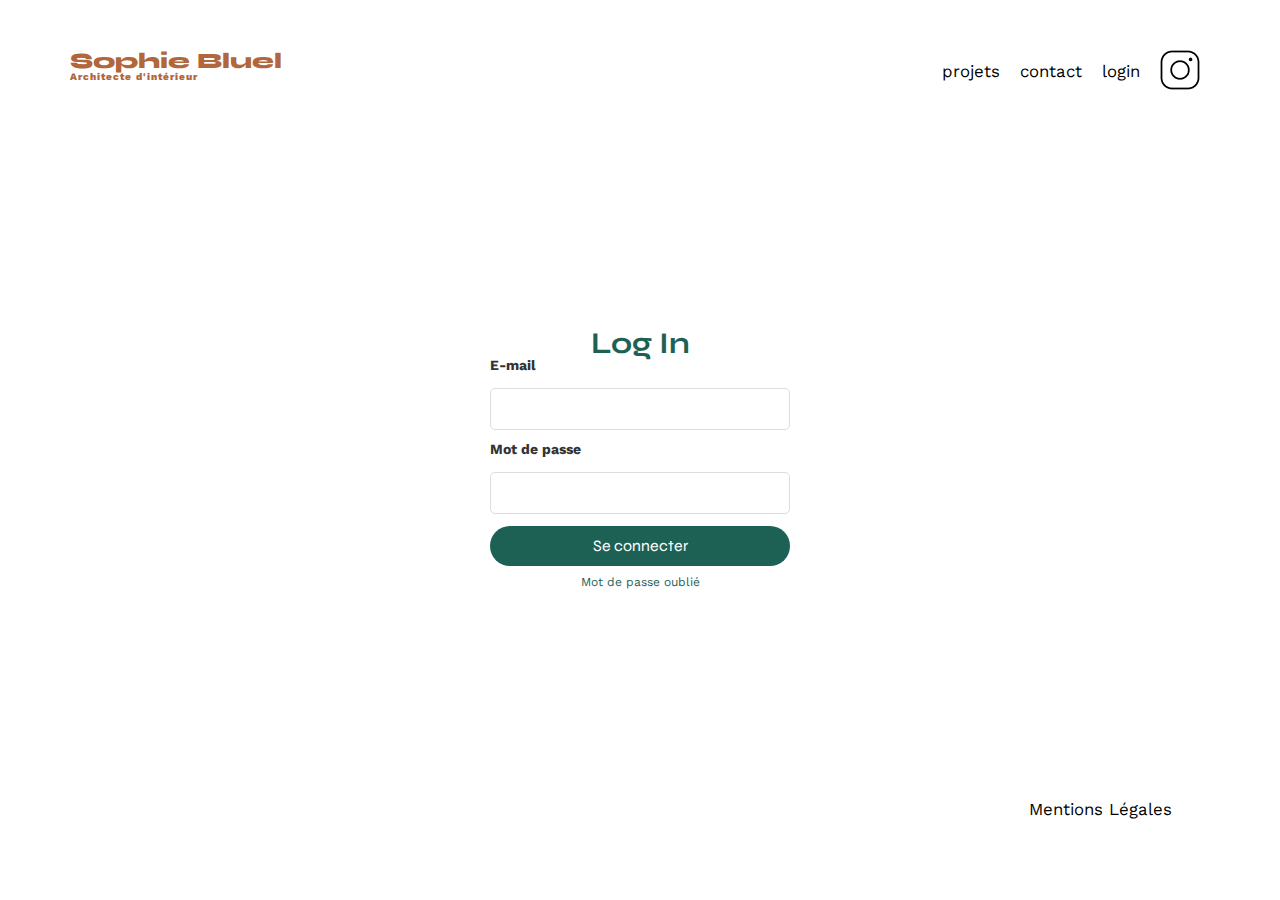
<file: FrontEnd/login.html>
<!DOCTYPE html>
<html lang="fr">
<head>
	<meta charset="UTF-8">
	<title>Sophie Bluel - Architecte d'intérieur</title>
	<meta name="viewport" content="width=device-width, initial-scale=1.0">
	<link rel="preconnect" href="https://fonts.googleapis.com">
	<link rel="preconnect" href="https://fonts.gstatic.com" crossorigin>
	<link href="https://fonts.googleapis.com/css2?family=Syne:wght@700;800&family=Work+Sans&display=swap" rel="stylesheet">
	<meta name="description" content="">
	<link rel="stylesheet" href="./assets/style.css">
	<script src="./assets/login.js" defer></script>
</head>
<body>
<header>
	<h1>Sophie Bluel <span>Architecte d'intérieur</span></h1>
	<nav>
		<ul>
			<li>projets</li>
			<li>contact</li>
			<li>login</li>
			<li><img src="./assets/icons/instagram.png" alt="Instagram"></li>
		</ul>
	</nav>
</header>
<main2>
	<h2>Log In</h2>
    <form id="loginForm"> <!-- Ajout d'un ID pour le sélectionner en JS -->
        <label for="email">E-mail</label>
        <input type="email" id="email" name="email" required>
        <label for="password">Mot de passe</label>
        <input type="password" id="password" name="password" required>
        <button type="submit">Se connecter</button>
    </form>
    <p id="errorMessage" style="color: red;"></p> <!-- Ajout pour afficher les erreurs -->
    <div class="forgot-password">
        <a href="#">Mot de passe oublié</a>
    </div>
</main2>

<footer>
	<nav>
		<ul>
			<li>Mentions Légales</li>
		</ul>
	</nav>
</footer>

</body>
</html>
</file>
<file: FrontEnd/assets/style.css>
/* http://meyerweb.com/eric/tools/css/reset/
   v2.0 | 20110126
   License: none (public domain)
*/

html, body, div, span, applet, object, iframe,
h1, h2, h3, h4, h5, h6, p, blockquote, pre,
a, abbr, acronym, address, big, cite, code,
del, dfn, em, img, ins, kbd, q, s, samp,
small, strike, strong, sub, sup, tt, var,
b, u, i, center,
dl, dt, dd, ol, ul, li,
fieldset, form, label, legend,
table, caption, tbody, tfoot, thead, tr, th, td,
article, aside, canvas, details, embed,
figure, figcaption, footer, header, hgroup,
menu, nav, output, ruby, section, summary,
time, mark, audio, video {
	margin: 0;
	padding: 0;
	border: 0;
	font-size: 100%;
	font: inherit;
	vertical-align: baseline;
}
/* HTML5 display-role reset for older browsers */
article, aside, details, figcaption, figure,
footer, header, hgroup, menu, nav, section {
	display: block;
}
body {
	line-height: 1;
}
ol, ul {
	list-style: none;
}
blockquote, q {
	quotes: none;
}
blockquote:before, blockquote:after,
q:before, q:after {
	content: '';
	content: none;
}
table {
	border-collapse: collapse;
	border-spacing: 0;
}
/** end reset css**/
body {
	max-width: 1140px;
	margin:auto;
	font-family: 'Work Sans' ;
	font-size: 14px;
}
header {
	display: flex;
	justify-content: space-between;
	margin: 50px 0
}
section {
	margin: 50px 0
}

h1{
	display: flex;
	flex-direction: column;
	font-family: 'Syne';
	font-size: 22px;
	font-weight: 800;
	color: #B1663C
}

h1 > span {
	font-family: 'Work Sans';
	font-size:10px;
	letter-spacing: 0.1em;
;
}

h2{
	align-items: center;
	font-family: 'Syne';
	font-weight: 700;
	font-size: 30px;
	color: #1D6154
}
nav ul {
	display: flex;
	align-items: center;
	list-style-type: none;

}
nav li {
	padding: 0 10px;
	font-size: 1.2em;
}

li:hover {
	color: #B1663C;
}
#introduction {
	display: flex;
	align-items: center;
}
#introduction figure {
	flex: 1
}
#introduction img {
	display: block;
	margin: auto;
	width: 80%;
}

#introduction article {
	flex: 1
}
#introduction h2 {
	margin-bottom: 1em;
}

#introduction p {
	margin-bottom: 0.5em;
}
#portfolio h2 {
	text-align: center;
}
.gallery {
	width: 100%;
	display: grid;
	grid-template-columns: 1fr 1fr 1fr;
	grid-column-gap: 20px;
	grid-row-gap: 20px;
}

.gallery img {
	width: 100%;

}
#contact {
	width: 50%;
margin: auto;
}
#contact > * {
	text-align: center;

}
#contact h2{
	margin-bottom: 20px;
}
#contact form {
	text-align: left;
	margin-top:30px;
	display: flex;
	flex-direction: column;
}

#contact input {
	height: 50px;
	font-size: 1.2em;
	border: none;
	box-shadow: 0px 4px 14px rgba(0, 0, 0, 0.09);
}
#contact label {
	margin: 2em 0 1em 0;
}
#contact textarea {
	border: none;
	box-shadow: 0px 4px 14px rgba(0, 0, 0, 0.09);
}

input[type="submit"]{
	font-family: 'Syne';
	font-weight: 700;
	color: white;
	background-color: #1D6154;
	margin : 2em auto ;
	width: 180px;
	text-align: center;
	border-radius: 60px ;
}

footer nav ul {
	display: flex;
	justify-content: flex-end;
	margin: 2em
}

.category-menu {
    margin-bottom: 30px;
    display: flex;
    justify-content: center; 
    gap: 10px;
}

.category-menu button {
    padding: 10px 15px;
    border: none;
    background-color: #1D6154; 
    cursor: pointer;
    border-radius: 60px; 
    font-size: 14px;
    color: white; 
    transition: background-color 0.3s ease, color 0.3s ease;
}

.category-menu button.active {
    background-color: #B1663C;
    color: white;
    font-weight: bold;
}

.category-menu button:hover {
    background-color: #B1663C;
    color: white;
}

.category-menu button:not(.active):hover {
    background-color: #B1663C;
    color: white;
}

main2 {
    display: flex;
    flex-direction: column;
    align-items: center;
    justify-content: center; 
    text-align: center;
    height: 70vh;
}

form {
    display: flex;
    flex-direction: column;
    gap: 12px; /* Un peu plus d'espacement entre les champs */
    width: 300px;
    margin: 0 auto;
}

label {
    font-size: 14px;
    color: #333;
    margin-bottom: 4px; /* Un peu plus d'espace sous le label */
    text-align: left;
	font-weight: bold;
}

input {
    height: 40px;
    border: 1px solid #ddd;
    border-radius: 5px;
    padding: 0 10px;
    font-size: 14px;
    transition: all 0.3s ease;
    margin-top: 0; /* On enlève l'espace superflu */
}

button {
    height: 40px;
    background-color: #1D6154;
    color: white;
    border: none;
    border-radius: 20px;
    font-family: 'Syne', sans-serif;
    font-size: 16px;
    cursor: pointer;
    transition: background-color 0.3s, transform 0.2s;
}

input::placeholder {
	color: #999;
}


button:hover {
	background-color: #B1663C;
	transform: scale(1.05);
}

.forgot-password {
	font-size: 12px;
	color: #333;
	text-align: center;
	margin-top: 10px;
}

.forgot-password a {
	color: #1D6154;
	text-decoration: none;
}

.forgot-password a:hover {
	text-decoration: underline;
}

.edit-btn {
    background: none;
    border: none;
    font-family: inherit;
    font-size: inherit;
    color: inherit;
    cursor: pointer;
    text-decoration: underline;
    padding: 0;
}

.edit-btn:hover {
    opacity: 0.7;
}

.title-container {
    display: flex;
    justify-content: center;  /* Centre le contenu horizontalement */
    align-items: center;      /* Aligne verticalement le titre et le bouton */
    gap: 10px;                /* Espacement entre le titre et le bouton */
    width: 100%;              /* S'assure que le conteneur prend toute la largeur disponible */
    text-align: center;       /* Centre le texte à l'intérieur du conteneur */
}

.edit-btn {
    display: flex;            /* Utiliser flex pour aligner l'icône et le texte */
    align-items: center;      /* Centre l'icône et le texte verticalement */
    background: none;
    border: none;
    font-family: 'Work Sans', sans-serif; /* Assure-toi que c'est la même police */
    font-size: 16px; /* Taille de police identique à celle des paragraphes */
    color: inherit; /* Hérite la couleur du texte */
    cursor: pointer;
    text-decoration: underline;
    padding: 0;
    outline: none; /* Supprime l'effet de contour au focus */
    gap: 5px;       /* Espacement entre l'icône et le texte */
}

/* Enlève l'effet de survol de fond */
.edit-btn:hover, .edit-btn:focus {
    background: none;
    color: inherit; /* Assure-toi que la couleur ne change pas */
}

/* Style pour l'icône */
.edit-btn i {
    font-size: 18px; /* Taille de l'icône */
    margin-right: 5px; /* Espacement entre l'icône et le texte */
}

#modal {
    display: none;
    position: fixed;
    top: 0;
    left: 0;
    width: 100%;
    height: 100%;
    background-color: rgba(0, 0, 0, 0.5);
    display: flex;
    justify-content: center;
    align-items: center;
}

.page1 {
    background: white;
    padding: 20px;
    border-radius: 10px;
    text-align: center;
    box-shadow: 0px 4px 10px rgba(0, 0, 0, 0.3);
    position: absolute;
    top: 50%;
    left: 50%;
    transform: translate(-50%, -50%);
	padding: 100px;
}

.page1 h2 {
    font-family: 'Work Sans';
    font-style: normal;
    font-weight: 400;
    font-size: 26px;
    line-height: 30px;
    text-align: center;
    margin-bottom: 50px;
	color: black;
}

.close {
    position: absolute;
    top: 10px;
    right: 10px;
    font-size: 20px;
    cursor: pointer;
    z-index: 2; /* Assurez-vous que la croix est au-dessus des autres éléments */
}

.modal-gallery {
    display: grid;
    grid-template-columns: repeat(5, 1fr);
    gap: 10px;
    padding: 20px;
    justify-content: center;
}

.modal-gallery img {
    width: 100px;
    object-fit: cover;
}

/* Ligne séparatrice sous les images */
.line-separator {
    width: 80%;
    height: 1px;
    background-color: #B3B3B3;
    margin: 20px auto; /* Centrer la ligne et ajouter un peu d'espace */
}

/* Conteneur pour le bouton Ajouter */
.button-container {
    display: flex;
    flex-direction: column; /* Pour empiler la ligne et le bouton */
    align-items: center; /* Centrer la ligne et le bouton */
    margin-top: 20px; /* Espacement au-dessus du conteneur */
}

/* Style du bouton Ajouter */
.add-btn {
    padding: 10px 20px;
    border-radius: 30px;
    background-color: #1D6154;
    color: white;
    cursor: pointer;
    border: none;
    font-size: 16px;
    margin-top: 10px; /* Espacement entre la ligne et le bouton */
}

.add-btn:hover {
    background-color: #B1663C;
}

/* Style pour l'icône de suppression */
.delete-icon {
    position: absolute;
    top: 10px;
    right: 10px;
    cursor: pointer;
    background-color: black;  /* Fond noir pour l'icône */
    color: white;             /* Couleur de l'icône en blanc */
    font-size: 17px;          /* Taille de l'icône */
    padding: 5px;             /* Espacement autour de l'icône */
    border-radius: 20%;       /* Bord arrondi autour de l'icône */
    transition: background-color 0.3s ease; /* Ajoute une transition douce pour le changement de couleur */
}

/* Assure que chaque figure de la galerie modale est en position relative */
.modal-gallery figure {
    position: relative;
}

.back-icon {
    position: absolute;
    top: 10px;
    left: 10px;
    font-size: 24px;
    cursor: pointer;
    color: #000;  /* La couleur de la flèche */
    transition: color 0.3s ease;  /* Animation lors du changement de couleur */
}

.photo {
    background-color: #E8F1F7;
    max-width: 420px;
    border-radius: 3px;
}

.page2 {
    display: none; /* Cachée par défaut */
    background: white;
    padding: 100px; /* Réduit un peu le padding pour plus de cohérence avec page1 */
    border-radius: 10px;
    text-align: center;
    box-shadow: 0px 4px 10px rgba(0, 0, 0, 0.3);
    position: absolute;
    top: 50%;
    left: 50%;
    transform: translate(-50%, -50%);
    width: 400px; /* Assure une largeur similaire à page1 */
    max-width: 100%; /* Assure que la page ne dépasse pas la largeur de l'écran */
    height: auto; /* Laisse la hauteur s'ajuster en fonction du contenu */
}

.page2 h2 {
    font-family: 'Work Sans';
    font-size: 24px;
    margin-bottom: 20px;
    color: black;
}

/* Appliquer la même largeur maximum de 420px pour tous les éléments à l'intérieur */
#addPhotoForm {
    display: flex;
    flex-direction: column;
    align-items: center;
    width: 100%; /* Prend toute la largeur de son parent */
    max-width: 420px; /* Limite à 420px */
}

/* Champs du formulaire */
#addPhotoForm label {
    text-align: left; /* Aligne le texte du label à gauche */
    font-size: 16px;
    margin-top: 10px;
    font-weight: bold;
    width: 100%; /* Assure que le label occupe toute la largeur disponible */
    display: block; /* Force le label à prendre une nouvelle ligne */
}

#addPhotoForm input {
    width: 398px; /* Prend toute la largeur disponible */
    margin: 0;
    border: 0px solid #ccc;
    border-radius: 5px;
    height: 51px;
    box-shadow: 0px 4px 14px 0px #00000017;
}

/* Bouton de validation */
#addPhotoForm button {
    padding: 10px 15px;
    border-radius: 30px;
    background-color: #1D6154;
    color: white;
    cursor: pointer;
    border: none;
    font-size: 16px;
}

#addPhotoForm select {
    width: 420px; /* Prend toute la largeur de son parent */
    padding: 8px;
    margin: 0;
    border: 0px solid #ccc;
    border-radius: 5px;
    max-width: 420px; /* Limite à 420px */
    height: 51px;
    box-shadow: 0px 4px 14px 0px #00000017;

}

#addPhotoForm button:hover {
    background-color: #B1663C;
}

#addPhotoForm button:disabled {
    background-color: #B3B3B3; /* Gris clair */
    cursor: not-allowed; /* Change le curseur pour indiquer que le bouton est désactivé */
    color: #fff; /* Texte gris pour le bouton */
}

/* Ligne séparatrice */
.line-separator {
    width: 100%; /* Prend toute la largeur disponible */
    max-width: 420px; /* Limite à 420px */
    height: 1px;
    background-color: #B3B3B3;
    margin: 20px auto;
}

#imagePreview {
    max-width: 100%;
    max-height: 169px;
    object-fit: contain; /* Assure que l'image reste dans les limites sans déformation */
    
}

.photo-upload #addPhotoButton {
    padding: 10px 15px;
    border-radius: 30px;
    background-color: #CBD6DC;
    color: #306685;
    cursor: pointer;
    border: none;
    font-size: 16px;
}

.photo-upload #addPhotoButton:hover {
    background-color: #CBD6DC;
}

.photo-upload {
    display: flex;
    flex-direction: column;
    background-color: #E8F1F6;
    width: 420px;
    height: 169px;
    align-items: center;
    padding-top: 20px;
}

.photo-upload p {
    font-size: 10px;
    margin: 5px;
}

/* Sélecteur de base */
#categorie {
    -webkit-appearance: none;  /* Supprime le style natif de la flèche sur Safari et Chrome */
    -moz-appearance: none;     /* Supprime le style natif de la flèche sur Firefox */
    appearance: none;          /* Supprime le style natif de la flèche sur tous les navigateurs */
    padding-right: 30px;       /* Ajoute de l'espace à droite pour la flèche */
    background-color: white;   /* Fond blanc */
    border: 1px solid #ccc;    /* Bordure légère */
    border-radius: 4px;        /* Coins arrondis */
    font-size: 16px;           /* Taille du texte */
    color: #333;               /* Couleur du texte */
    cursor: pointer;
    position: relative;        /* Nécessaire pour placer la flèche */
  }
</file>
